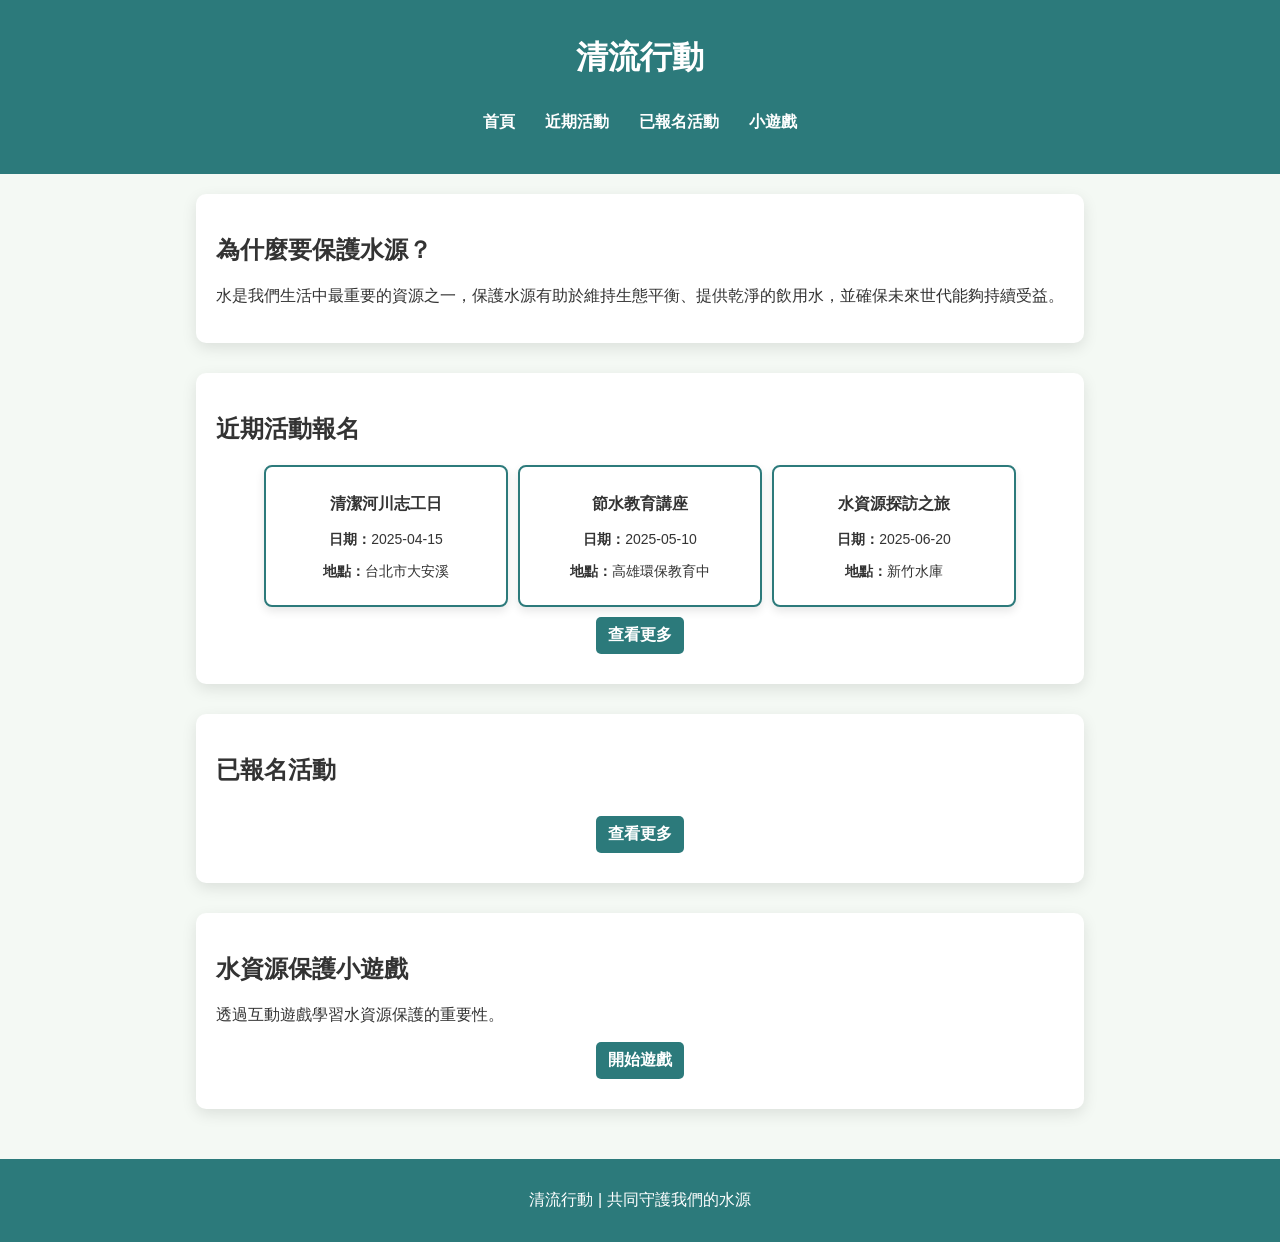
<file: index.html>
<!DOCTYPE html>
<html lang="zh">
<head>
    <meta charset="UTF-8">
    <meta name="viewport" content="width=device-width, initial-scale=1.0">
    <title>清流行動 | 主頁</title>
    <link rel="stylesheet" href="index.css">
    <script defer src="index.js"></script>
</head>
<body>
    <header>
        <h1>清流行動</h1>
        <nav>
            <ul>
                <li><a href="index.html">首頁</a></li>
                <li><a href="activities.html">近期活動</a></li>
                <li><a href="already.html">已報名活動</a></li>
                <li><a href="game.html">小遊戲</a></li>
            </ul>
        </nav>
    </header>
    
    <main>
        <section id="home">
            <h2>為什麼要保護水源？</h2>
            <p>水是我們生活中最重要的資源之一，保護水源有助於維持生態平衡、提供乾淨的飲用水，並確保未來世代能夠持續受益。</p>
        </section>
        
        <section id="events">
            <h2>近期活動報名</h2>
            <div class="event-container card-container"></div>
            <a href="activities.html" class="more-button">查看更多</a>
        </section>

        <section>
            <h2>已報名活動</h2>
            <div class="registered-container card-container"></div>
            <a href="already.html" class="more-button">查看更多</a>
        </section>
        
        <section id="game">
            <h2>水資源保護小遊戲</h2>
            <p>透過互動遊戲學習水資源保護的重要性。</p>
            <a href="game.html" class="more-button">開始遊戲</a>
        </section>
    </main>
    
    <footer>
        <p>清流行動 | 共同守護我們的水源</p>
    </footer>
</body>
</html>
</file>
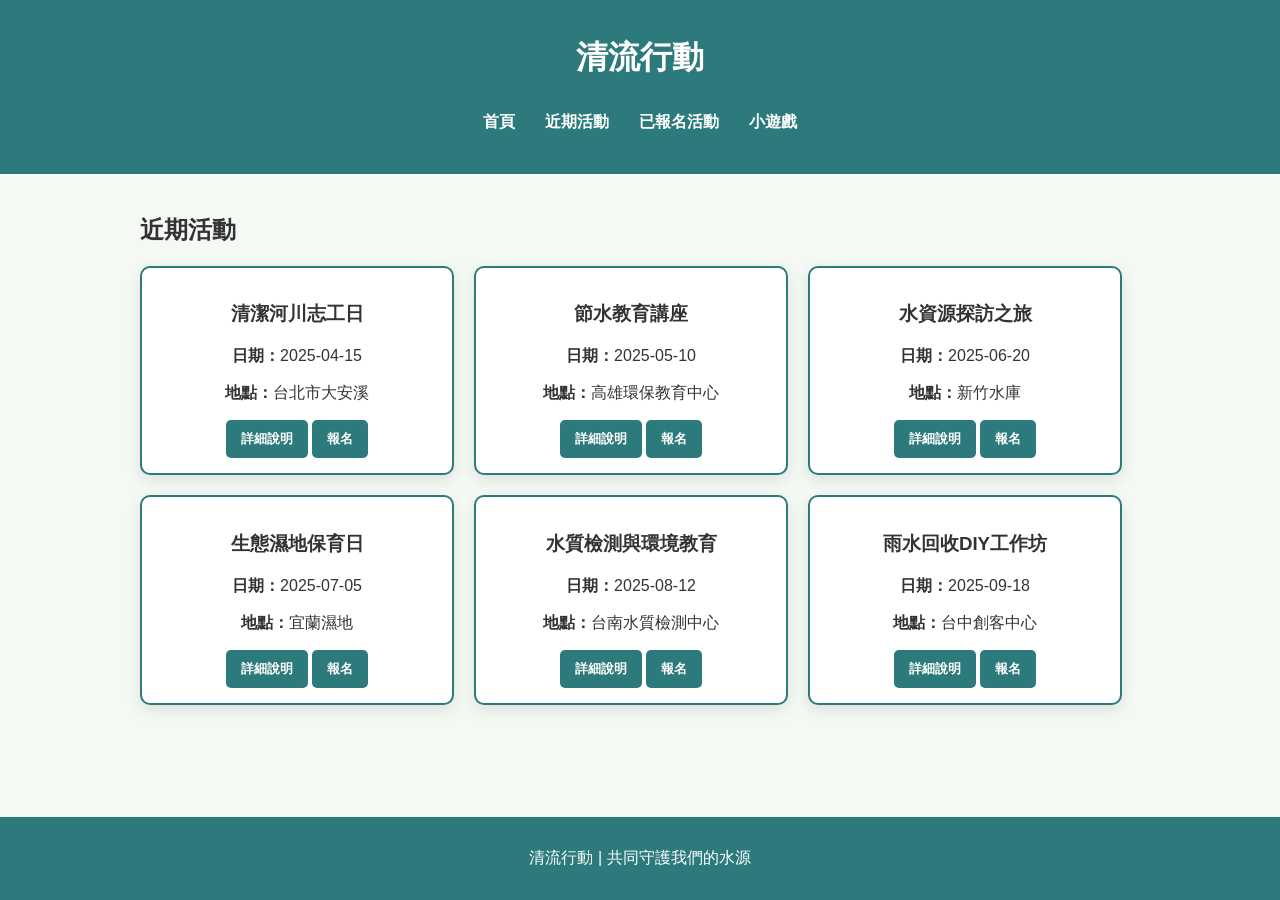
<file: activities.html>
<!DOCTYPE html>
<html lang="zh">
<head>
    <meta charset="UTF-8">
    <meta name="viewport" content="width=device-width, initial-scale=1.0">
    <title>清流行動 | 活動報名</title>
    <link rel="stylesheet" href="activities.css">
    <script defer src="activities.js"></script>
</head>
<body>
    <header>
        <h1>清流行動</h1>
        <nav>
            <ul>
                <li><a href="index.html">首頁</a></li>
                <li><a href="activities.html">近期活動</a></li>
                <li><a href="already.html">已報名活動</a></li>
                <li><a href="game.html">小遊戲</a></li>
            </ul>
        </nav>
    </header>
    
    <main>
        <section class="event-section">
            <h2>近期活動</h2>
            <div class="event-container"></div>
        </section>
    </main>
    
    <footer>
        <p>清流行動 | 共同守護我們的水源</p>
    </footer>
</body>
</html>
</file>
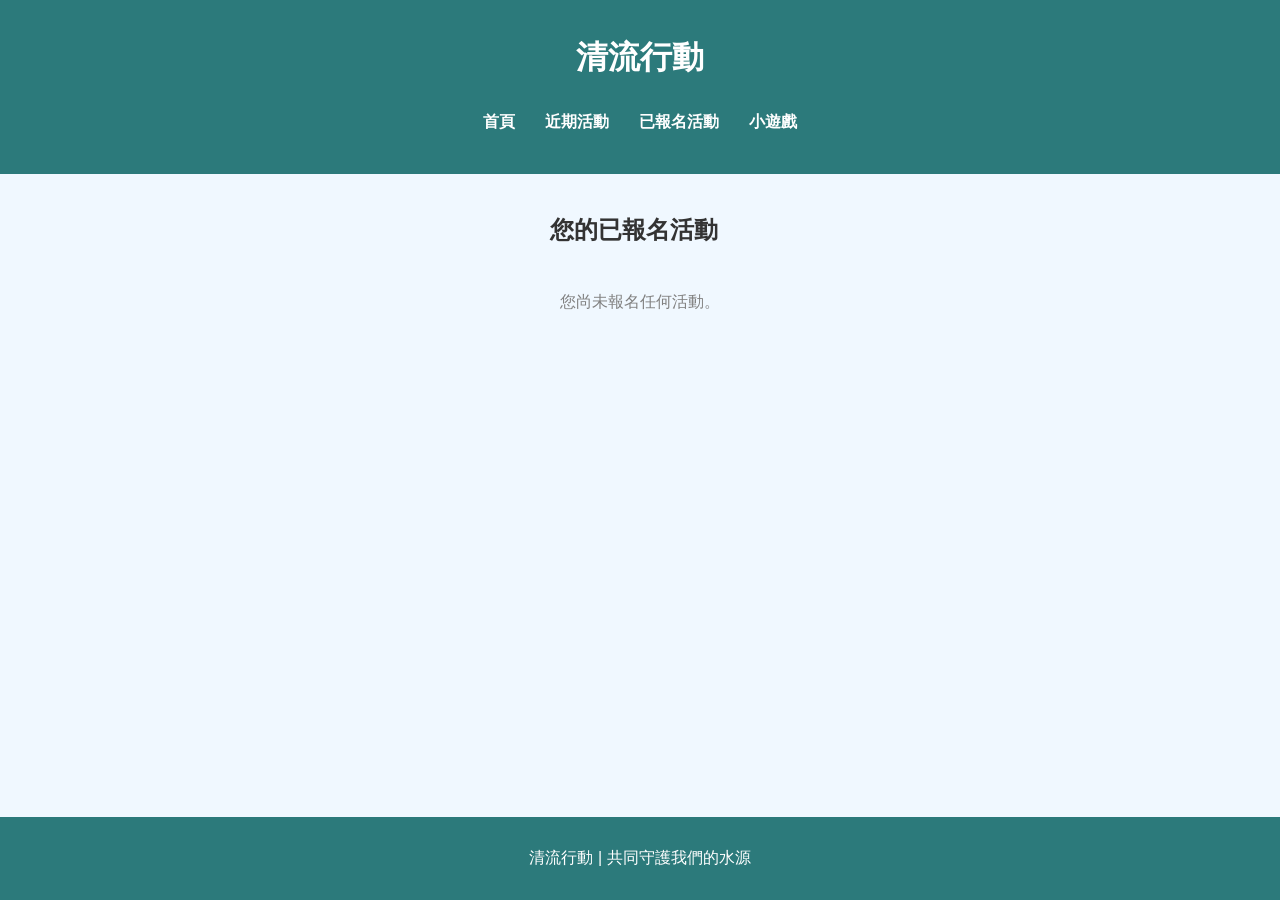
<file: already.html>
<!DOCTYPE html>
<html lang="zh">
<head>
    <meta charset="UTF-8">
    <meta name="viewport" content="width=device-width, initial-scale=1.0">
    <title>清流行動 | 已報名活動</title>
    <link rel="stylesheet" href="already.css">
    <script defer src="already.js"></script>
</head>
<body>
    <header>
        <h1>清流行動</h1>
        <nav>
            <ul>
                <li><a href="index.html">首頁</a></li>
                <li><a href="activities.html">近期活動</a></li>
                <li><a href="already.html">已報名活動</a></li>
                <li><a href="game.html">小遊戲</a></li>
            </ul>
        </nav>
    </header>
    
    <main>
        <section id="registered-events">
            <h2>您的已報名活動</h2>
            <div class="event-list">
                
            </div>
        </section>
    </main>
    
    <footer>
        <p>清流行動 | 共同守護我們的水源</p>
    </footer>
</body>
</html>
</file>
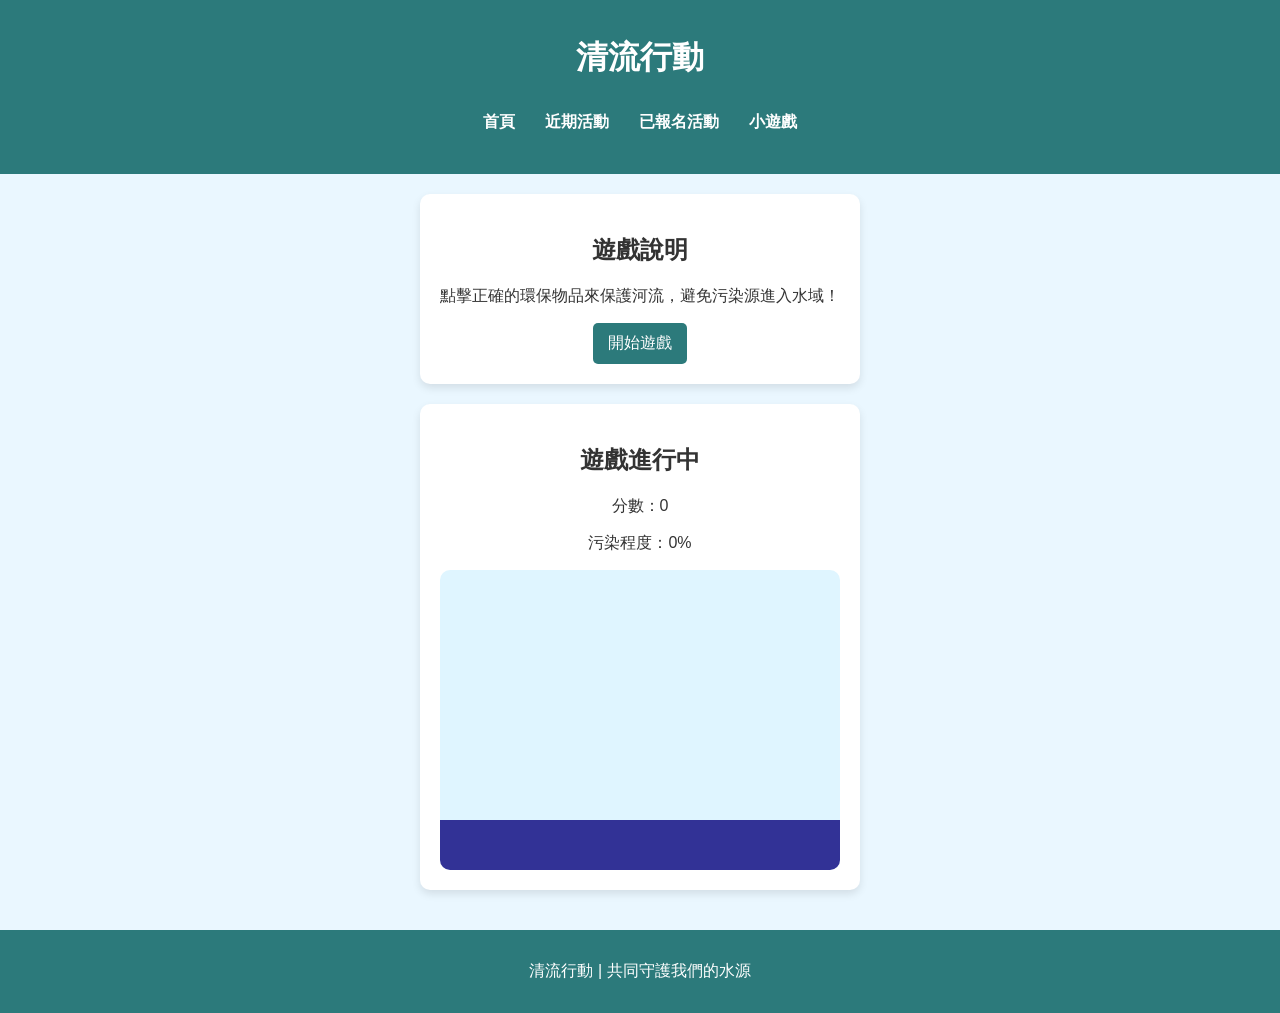
<file: game.html>
<!DOCTYPE html>
<html lang="zh">
<head>
    <meta charset="UTF-8">
    <meta name="viewport" content="width=device-width, initial-scale=1.0">
    <title>清流行動 | 小遊戲</title>
    <link rel="stylesheet" href="game.css">
    <script defer src="game.js"></script>
</head>
<body>
    <header>
        <h1>清流行動</h1>
        <nav>
            <ul>
                <li><a href="index.html">首頁</a></li>
                <li><a href="activities.html">近期活動</a></li>
                <li><a href="already.html">已報名活動</a></li>
                <li><a href="game.html">小遊戲</a></li>
            </ul>
        </nav>
    </header>
    
    <main>
        <section id="game-instructions">
            <h2>遊戲說明</h2>
            <p>點擊正確的環保物品來保護河流，避免污染源進入水域！</p>
            <button id="start-game">開始遊戲</button>
        </section>
        
        <section id="game-screen" class="hidden">
            <h2>遊戲進行中</h2>
            <p>分數：<span id="score">0</span></p>
            <p>污染程度：<span id="pollution-level">0%</span></p>
            <div id="game-area">
                <div id="river"></div>
            </div>
        </section>
    </main>
    
    <footer>
        <p>清流行動 | 共同守護我們的水源</p>
    </footer>
</body>
</html>
</file>
<file: index.css>
body {
    font-family: Arial, sans-serif;
    margin: 0;
    padding: 0;
    background-color: #f4f9f4;
    color: #333;
    display: flex;
    flex-direction: column;
    min-height: 100vh;
}

header {
    background-color: #2c7a7b;
    color: white;
    padding: 15px;
    text-align: center;
}

nav ul {
    list-style: none;
    padding: 0;
    text-align: center;
    display: flex;
    justify-content: center;
    flex-wrap: wrap;
}

nav ul li {
    margin: 10px 15px;
}

nav ul li a {
    color: white;
    text-decoration: none;
    font-weight: bold;
    transition: color 0.3s ease-in-out;
}

nav ul li a:hover {
    color: #aed9cc;
}

main {
    padding: 20px;
    max-width: 900px;
    margin: auto;
    flex: 1;
}

section {
    margin-bottom: 30px;
    padding: 20px;
    background: white;
    border-radius: 10px;
    box-shadow: 0 5px 15px rgba(0, 0, 0, 0.1);
    transition: transform 0.3s ease-in-out;
}

section:hover {
    transform: scale(1.02);
}

.card-container {
    display: flex;
    flex-wrap: wrap;
    gap: 10px;
    justify-content: center;
    align-items: center;
    max-width: 100%;
}

.event-card {
    background: white;
    padding: 10px;
    border-radius: 8px;
    box-shadow: 0 4px 10px rgba(0, 0, 0, 0.1);
    transition: transform 0.3s ease-in-out;
    width: 220px;
    text-align: center;
    border: 2px solid #2c7a7b;
    font-size: 14px;
}

.event-card:hover {
    transform: scale(1.02);
}

.more-button {
    display: block;
    margin: 10px auto;
    padding: 8px 12px;
    background: #2c7a7b;
    color: white;
    text-decoration: none;
    border-radius: 5px;
    font-weight: bold;
    transition: background 0.3s, transform 0.2s;
    text-align: center;
    width: fit-content;
}

.more-button:hover {
    background: #205d5e;
    transform: scale(1.05);
}

footer {
    text-align: center;
    padding: 15px;
    background-color: #2c7a7b;
    color: white;
    margin-top: auto;
}

@media screen and (max-width: 768px) {
    nav ul {
        flex-direction: column;
        text-align: center;
        padding: 10px;
    }
    
    nav ul li {
        margin: 5px 0;
    }
    
    main {
        padding: 10px;
    }
    
    section {
        padding: 15px;
    }
    
    .event-card {
        width: 90%;
    }
}

@media screen and (max-width: 768px) {
    main {
        padding: 10px;
        width: 100%;
    }

    .card-container, .event-list, .event-container {
        flex-direction: column;
        align-items: center;
    }

    .event-card, .event-item {
        width: 90% !important;
    }

    .popup-content {
        width: 95%;
        padding: 20px;
    }
}
</file>
<file: activities.css>
body {
    font-family: Arial, sans-serif;
    margin: 0;
    padding: 0;
    background-color: #f4f9f4;
    color: #333;
    display: flex;
    flex-direction: column;
    min-height: 100vh;
}

header {
    background-color: #2c7a7b;
    color: white;
    padding: 15px;
    text-align: center;
}

nav ul {
    list-style: none;
    padding: 0;
    text-align: center;
    display: flex;
    justify-content: center;
    flex-wrap: wrap;
}

nav ul li {
    margin: 10px 15px;
}

nav ul li a {
    color: white;
    text-decoration: none;
    font-weight: bold;
    transition: color 0.3s ease-in-out;
}

nav ul li a:hover {
    color: #aed9cc;
}

main {
    padding: 20px;
    width: 1000px;
    margin: auto;
    flex: 1;
}

.event-container {
    display: flex;
    flex-wrap: wrap;
    gap: 20px;
    margin: auto;
    justify-content: left;
}

.event-item {
    background: white;
    padding: 15px;
    border-radius: 10px;
    box-shadow: 0 5px 15px rgba(0, 0, 0, 0.1);
    width: 280px;
    text-align: center;
    border: 2px solid #2c7a7b;
    transition: transform 0.3s ease-in-out;
}

.event-item:hover {
    transform: scale(1.05);
}

.popup-overlay {
    position: fixed;
    top: 0;
    left: 0;
    width: 100%;
    height: 100%;
    background: rgba(0, 0, 0, 0.5);
    display: none;
    justify-content: center;
    align-items: center;
    z-index: 1000;
}

.popup-overlay.active {
    display: flex;
}

.popup-content {
    background: white;
    padding: 25px;
    border-radius: 12px;
    box-shadow: 0 5px 15px rgba(0, 0, 0, 0.2);
    text-align: center;
    max-width: 400px;
    width: 90%;
    display: flex;
    flex-direction: column;
    align-items: center;
}

.popup-content h2 {
    font-size: 20px;
    color: #2c7a7b;
    margin-bottom: 15px;
}

.popup-content img {
    max-width: 100%;
    height: auto;
    border-radius: 10px;
    margin-bottom: 10px;
}

form#popup-event-form {
    display: flex;
    flex-direction: column;
    align-items: center;
    gap: 15px;
    width: 100%;
    max-width: 320px;
}

form#popup-event-form label {
    align-self: flex-start;
    font-weight: bold;
    font-size: 14px;
    color: #333;
}

form#popup-event-form input {
    width: 100%;
    padding: 10px;
    border: 1px solid #ccc;
    border-radius: 5px;
    font-size: 14px;
}

.popup-buttons {
    display: flex;
    flex-direction: column;
    align-items: center;
    width: 100%;
    gap: 20px;
}

.submit-btn {
    background: #2c7a7b;
    color: white;
    font-weight: bold;
    padding: 10px 15px;
    border: none;
    border-radius: 5px;
    cursor: pointer;
    transition: background 0.3s;
    width: 100%;
}

.submit-btn:hover {
    background: #205d5e;
}

.close-popup {
    background: #dc3545;
    color: white;
    font-weight: bold;
    padding: 10px 15px;
    border: none;
    border-radius: 5px;
    cursor: pointer;
    transition: background 0.3s;
    width: 100%;
    margin-top: 10px;
}

.close-popup:hover {
    background: #c82333;
}

button {
    padding: 10px 15px;
    border: none;
    background: #2c7a7b;
    color: white;
    font-weight: bold;
    border-radius: 5px;
    cursor: pointer;
    transition: background 0.3s;
}

button:hover {
    background: #205d5e;
}

footer {
    text-align: center;
    padding: 15px;
    background-color: #2c7a7b;
    color: white;
    margin-top: auto;
}

/* RWD 響應式設計 */
@media screen and (max-width: 768px) {
    main {
        width: 100%;
        padding: 10px;
    }

    .event-container {
        flex-direction: column;
        align-items: center;
    }

    .event-item {
        width: 90%;
    }

    .popup-content {
        width: 95%;
        padding: 20px;
    }
}
</file>
<file: already.css>
body {
    font-family: Arial, sans-serif;
    margin: 0;
    padding: 0;
    background-color: #f0f8ff;
    color: #333;
    display: flex;
    flex-direction: column;
    min-height: 100vh;
}

header {
    background-color: #2c7a7b;
    color: white;
    padding: 15px;
    text-align: center;
}

nav ul {
    list-style: none;
    padding: 0;
    text-align: center;
    display: flex;
    justify-content: center;
    flex-wrap: wrap;
}

nav ul li {
    margin: 10px 15px;
}

nav ul li a {
    color: white;
    text-decoration: none;
    font-weight: bold;
    transition: color 0.3s ease-in-out;
}

nav ul li a:hover {
    color: #90e0ef;
}

main {
    flex: 1;
    padding: 20px;
    max-width: 900px;
    margin: auto;
}

.event-list {
    display: flex;
    flex-direction: column;
    gap: 20px;
    padding: 10px;
}

.event-item {
    background: white;
    padding: 15px;
    border-radius: 10px;
    box-shadow: 0 4px 8px rgba(0, 0, 0, 0.1);
    display: none;
}

footer {
    text-align: center;
    padding: 15px;
    background-color: #2c7a7b;
    color: white;
    margin-top: auto;
}

@media screen and (max-width: 768px) {
    nav ul {
        flex-direction: column;
        align-items: center;
    }
    
    .event-list {
        padding: 5px;
    }
}

@media screen and (max-width: 768px) {
    main {
        padding: 10px;
        width: 100%;
    }

    .card-container, .event-list, .event-container {
        flex-direction: column;
        align-items: center;
    }

    .event-card, .event-item {
        width: 90% !important;
    }

    .popup-content {
        width: 95%;
        padding: 20px;
    }
}
</file>
<file: game.css>
body {
    font-family: Arial, sans-serif;
    margin: 0;
    padding: 0;
    background-color: #eaf7ff;
    color: #333;
    display: flex;
    flex-direction: column;
    min-height: 100vh;
}

header {
    background-color: #2c7a7b;
    color: white;
    padding: 15px;
    text-align: center;
}

nav ul {
    list-style: none;
    padding: 0;
    text-align: center;
    display: flex;
    justify-content: center;
    flex-wrap: wrap;
}

nav ul li {
    margin: 10px 15px;
}

nav ul li a {
    color: white;
    text-decoration: none;
    font-weight: bold;
    transition: color 0.3s ease-in-out;
}

nav ul li a:hover {
    color: #90caf9;
}

main {
    flex: 1;
    padding: 20px;
    max-width: 900px;
    margin: auto;
    text-align: center;
}

#game-instructions, #game-screen {
    background: white;
    padding: 20px;
    border-radius: 10px;
    box-shadow: 0 4px 8px rgba(0, 0, 0, 0.1);
    margin-bottom: 20px;
}

#game-area {
    position: relative;
    height: 300px;
    background: #dff5ff;
    border-radius: 10px;
    overflow: hidden;
}

#river {
    position: absolute;
    bottom: 0;
    width: 100%;
    height: 50px;
    background-color: rgba(50, 50, 150, 1);
    transition: background-color 0.5s ease-in-out;
}

button {
    background-color: #2c7a7b;
    color: white;
    padding: 10px 15px;
    border: none;
    border-radius: 5px;
    font-size: 16px;
    cursor: pointer;
    transition: background 0.3s, transform 0.2s;
}

button:hover {
    background-color: #2c7a7b;
    transform: scale(1.05);
}

.game-item {
    position: absolute;
    width: 40px;
    height: 40px;
    display: flex;
    justify-content: center;
    align-items: center;
    font-size: 24px;
    background: white;
    border-radius: 50%;
    box-shadow: 0 2px 5px rgba(0, 0, 0, 0.2);
    cursor: pointer;
    transition: transform 0.2s;
}

.game-item:hover {
    transform: scale(1.1);
}

footer {
    text-align: center;
    padding: 15px;
    background-color: #2c7a7b;
    color: white;
    margin-top: auto;
}

@media screen and (max-width: 768px) {
    main {
        padding: 10px;
    }
}


@media screen and (max-width: 768px) {
    main {
        padding: 10px;
        width: 100%;
    }

    .card-container, .event-list, .event-container {
        flex-direction: column;
        align-items: center;
    }

    .event-card, .event-item {
        width: 90% !important;
    }

    .popup-content {
        width: 95%;
        padding: 20px;
    }
}
</file>
